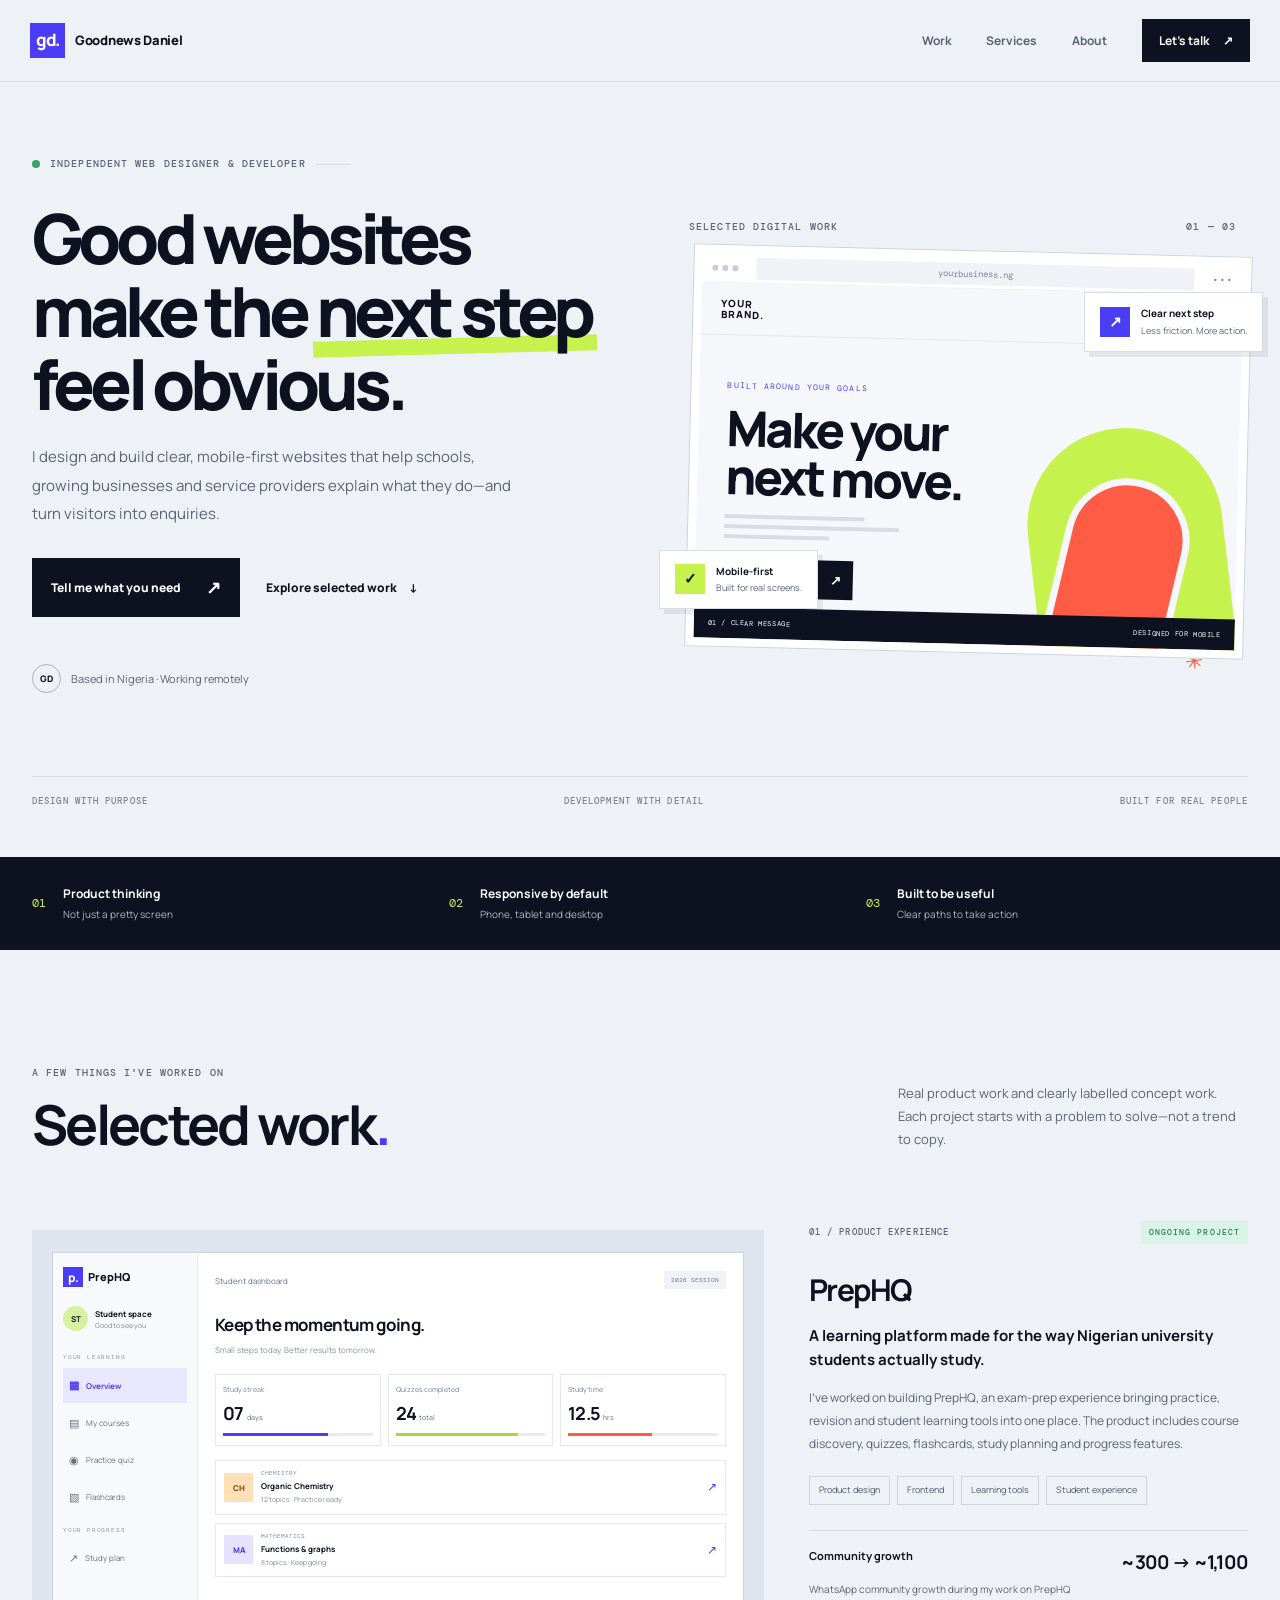
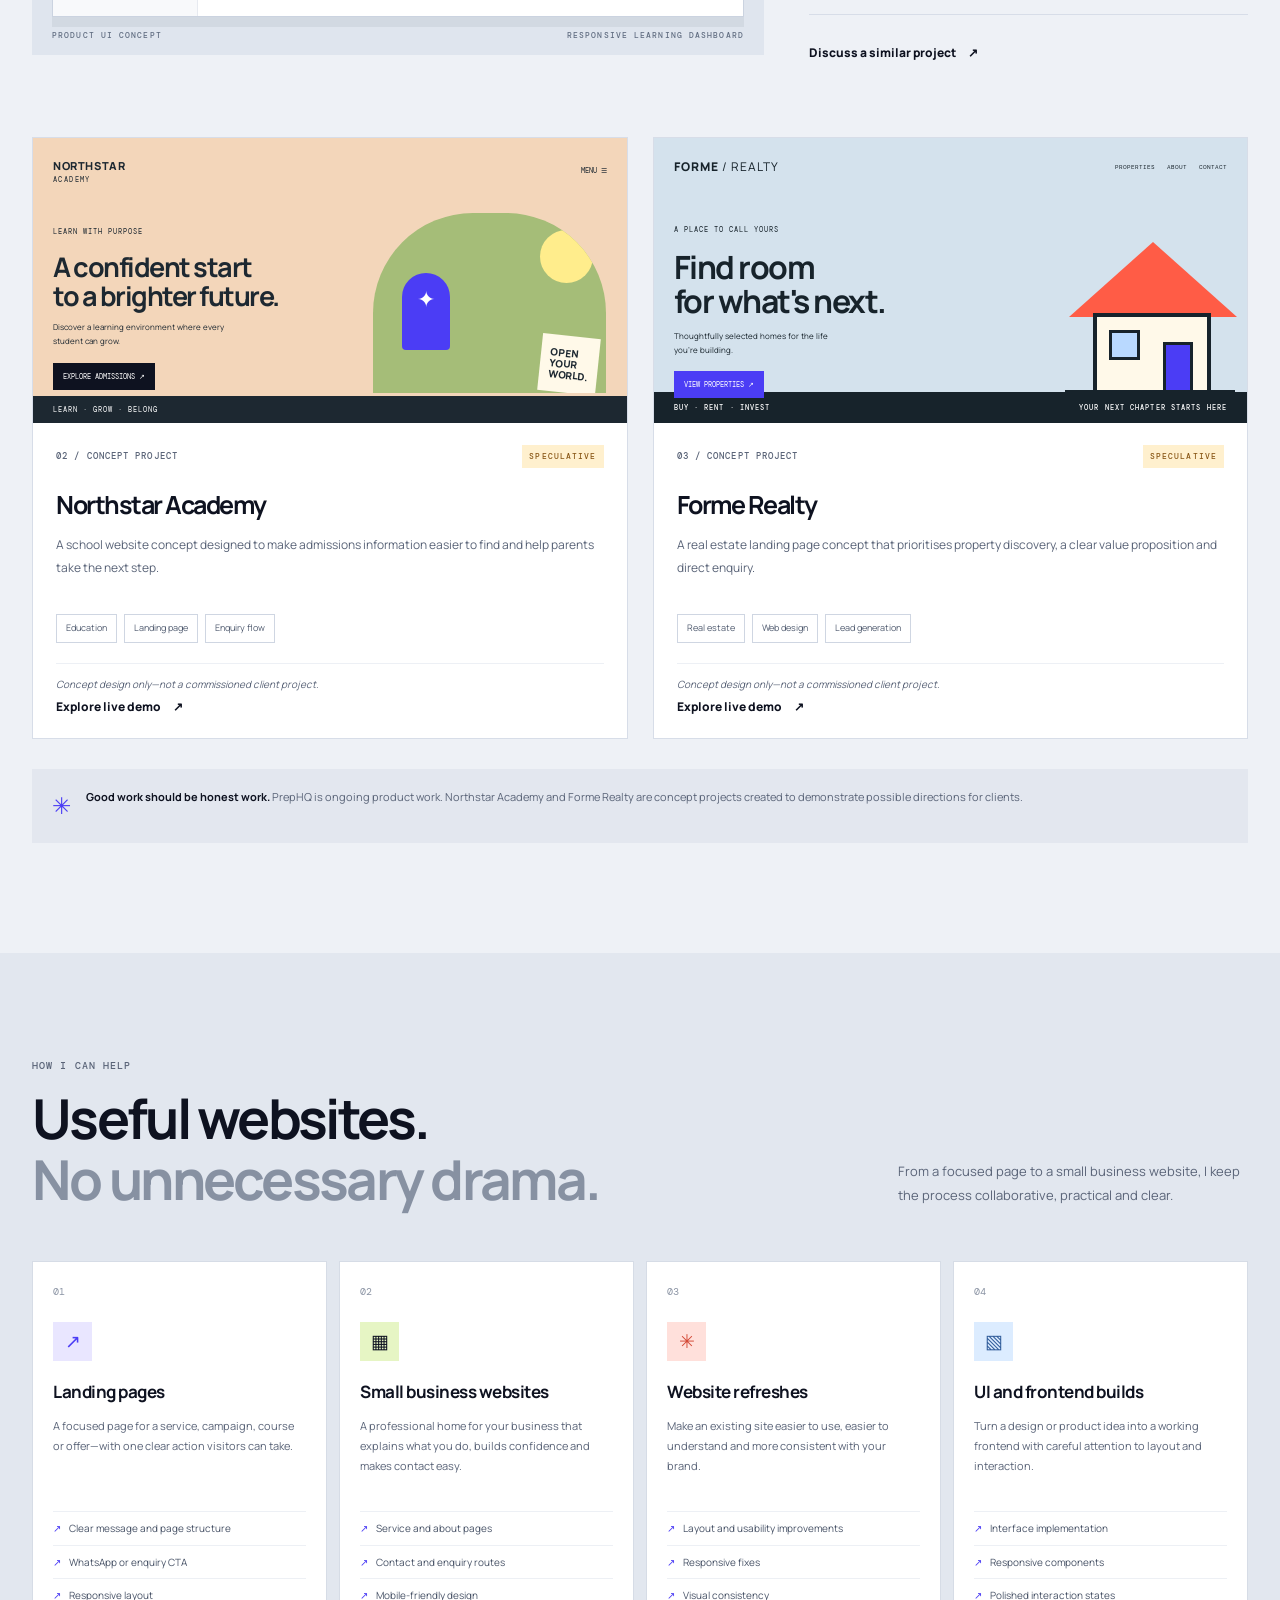
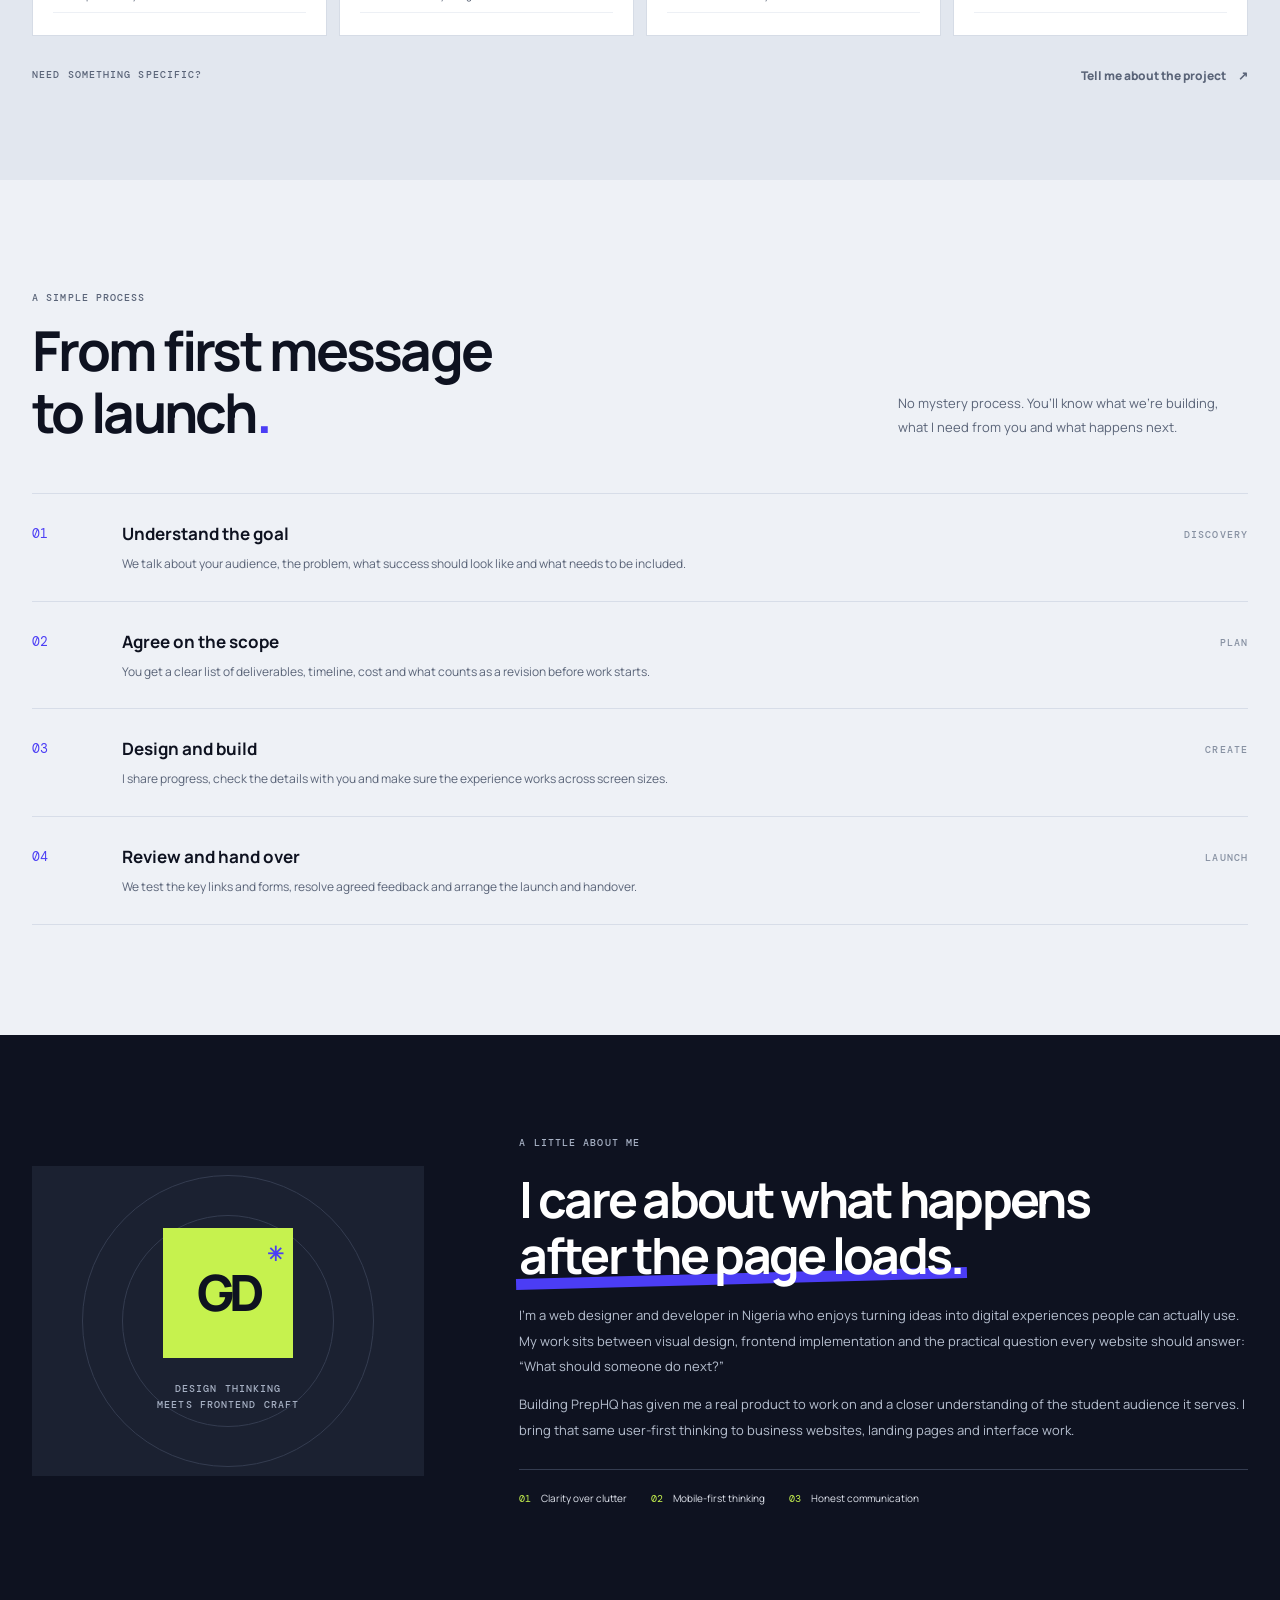
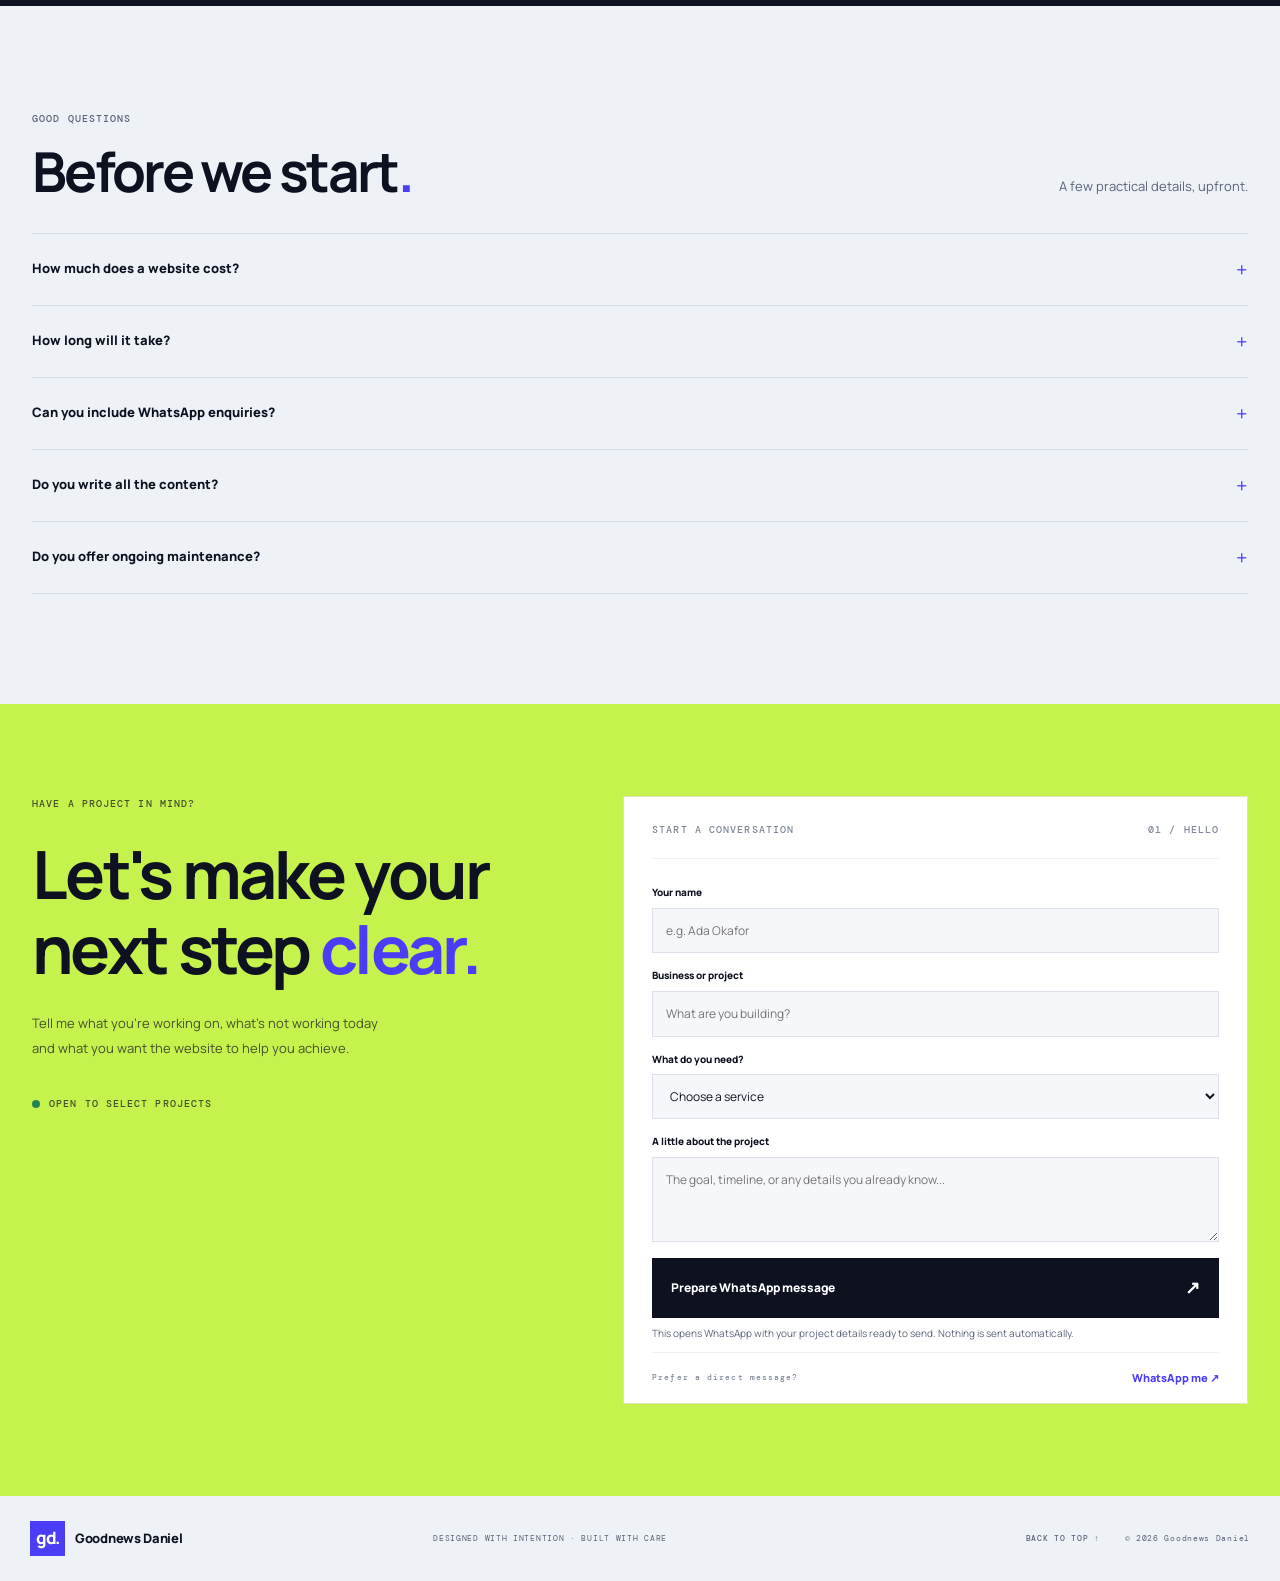
<file: index.html>
<!doctype html>
<html lang="en">
<head>
  <meta charset="utf-8" />
  <meta name="viewport" content="width=device-width, initial-scale=1" />
  <meta name="theme-color" content="#eef1f6" />
  <meta name="description" content="Mobile-first websites, landing pages and digital experiences built to help businesses turn attention into enquiries." />
  <title>Goodnews Daniel — Websites that move people to act</title>
  <link rel="preconnect" href="https://fonts.googleapis.com">
  <link rel="preconnect" href="https://fonts.gstatic.com" crossorigin>
  <link href="https://fonts.googleapis.com/css2?family=DM+Mono:wght@400;500&family=Manrope:wght@400;500;600;700;800&display=swap" rel="stylesheet">
  <link rel="stylesheet" href="styles.css" />
</head>
<body>
  <a class="skip-link" href="#main">Skip to content</a>
  <header class="site-header">
    <a class="wordmark" href="#top" aria-label="Goodnews Daniel home"><span class="mark">gd.</span><span>Goodnews Daniel</span></a>
    <nav class="desktop-nav" aria-label="Main navigation">
      <a href="#work">Work</a><a href="#services">Services</a><a href="#about">About</a>
      <a class="nav-cta" href="#contact">Let's talk <span aria-hidden="true">↗</span></a>
    </nav>
    <button class="menu-toggle" id="menuToggle" aria-expanded="false" aria-controls="mobileNav" aria-label="Open navigation"><span></span><span></span></button>
  </header>
  <nav class="mobile-nav" id="mobileNav" aria-label="Mobile navigation" hidden>
    <a href="#work">Work</a><a href="#services">Services</a><a href="#about">About</a><a href="#contact">Let's talk ↗</a>
  </nav>

  <main id="main">
    <section class="hero section-wrap" id="top">
      <div class="hero-copy">
        <div class="eyebrow"><span class="status-dot"></span> INDEPENDENT WEB DESIGNER & DEVELOPER <span class="eyebrow-line"></span></div>
        <h1>Good websites<br>make the <span class="highlight">next step</span><br>feel obvious.</h1>
        <p class="hero-intro">I design and build clear, mobile-first websites that help schools, growing businesses and service providers explain what they do—and turn visitors into enquiries.</p>
        <div class="hero-actions"><a class="button button-dark" href="#contact">Tell me what you need <span>↗</span></a><a class="text-link" href="#work">Explore selected work <span>↓</span></a></div>
        <div class="hero-footnote"><span class="mini-avatar">GD</span><span>Based in Nigeria · Working remotely</span></div>
      </div>
      <div class="hero-art" aria-label="Abstract preview of a responsive website interface">
        <div class="art-topline"><span>SELECTED DIGITAL WORK</span><span>01 — 03</span></div>
        <div class="browser-card">
          <div class="browser-bar"><div class="browser-dots"><i></i><i></i><i></i></div><div class="browser-address">yourbusiness.ng</div><span class="browser-menu">•••</span></div>
          <div class="mock-site">
            <div class="mock-nav"><span class="mock-logo">YOUR<br>BRAND.</span><span class="mock-nav-links">ABOUT&nbsp;&nbsp; SERVICES&nbsp;&nbsp; CONTACT</span><span class="mock-menu">☰</span></div>
            <div class="mock-content"><div class="mock-kicker">BUILT AROUND YOUR GOALS</div><div class="mock-heading">Make your<br>next move.</div><div class="mock-lines"><i></i><i></i><i></i></div><div class="mock-button">LET'S TALK <b>↗</b></div></div>
            <div class="mock-shape shape-one"></div><div class="mock-shape shape-two"></div>
            <div class="mock-bottom"><span>01 / CLEAR MESSAGE</span><span>DESIGNED FOR MOBILE</span></div>
          </div>
        </div>
        <div class="floating-note note-one"><span class="note-icon">↗</span><span><b>Clear next step</b><small>Less friction. More action.</small></span></div>
        <div class="floating-note note-two"><span class="note-check">✓</span><span><b>Mobile-first</b><small>Built for real screens.</small></span></div>
        <div class="art-stamp">THOUGHTFUL<br>BY DESIGN<span>✳</span></div>
      </div>
      <div class="hero-bottom"><span>DESIGN WITH PURPOSE</span><span>DEVELOPMENT WITH DETAIL</span><span>BUILT FOR REAL PEOPLE</span></div>
    </section>

    <section class="proof-strip" aria-label="Experience highlights">
      <div class="proof-item"><span class="proof-number">01</span><div><b>Product thinking</b><span>Not just a pretty screen</span></div></div>
      <div class="proof-item"><span class="proof-number">02</span><div><b>Responsive by default</b><span>Phone, tablet and desktop</span></div></div>
      <div class="proof-item"><span class="proof-number">03</span><div><b>Built to be useful</b><span>Clear paths to take action</span></div></div>
    </section>

    <section class="work-section section-wrap" id="work">
      <div class="section-heading"><div><div class="eyebrow">A FEW THINGS I'VE WORKED ON</div><h2>Selected work<span class="period">.</span></h2></div><p>Real product work and clearly labelled concept work. Each project starts with a problem to solve—not a trend to copy.</p></div>
      <article class="project project-featured">
        <div class="project-visual prephq-visual">
          <div class="project-window">
            <div class="dash-sidebar"><div class="dash-brand"><span>p.</span> PrepHQ</div><div class="dash-user"><span class="user-avatar">ST</span><span>Student space<small>Good to see you</small></span></div><div class="dash-label">YOUR LEARNING</div><div class="dash-menu active"><span>▦</span> Overview</div><div class="dash-menu"><span>▤</span> My courses</div><div class="dash-menu"><span>◉</span> Practice quiz</div><div class="dash-menu"><span>▧</span> Flashcards</div><div class="dash-label dash-lower">YOUR PROGRESS</div><div class="dash-menu"><span>↗</span> Study plan</div></div>
            <div class="dash-main"><div class="dash-top"><span>Student dashboard</span><span class="dash-pill">2026 SESSION</span></div><h3>Keep the momentum going.</h3><p>Small steps today. Better results tomorrow.</p><div class="dash-stats"><div><small>Study streak</small><b>07 <i>days</i></b><span class="stat-bar"><i style="width:70%"></i></span></div><div><small>Quizzes completed</small><b>24 <i>total</i></b><span class="stat-bar lime"><i style="width:82%"></i></span></div><div><small>Study time</small><b>12.5 <i>hrs</i></b><span class="stat-bar coral"><i style="width:56%"></i></span></div></div><div class="dash-bottom"><div class="course-card"><div class="course-icon">CH</div><div><small>CHEMISTRY</small><b>Organic Chemistry</b><span>12 topics · Practice ready</span></div><span class="course-arrow">↗</span></div><div class="course-card"><div class="course-icon purple">MA</div><div><small>MATHEMATICS</small><b>Functions & graphs</b><span>8 topics · Keep going</span></div><span class="course-arrow">↗</span></div></div></div>
          </div>
          <div class="visual-caption"><span>PRODUCT UI CONCEPT</span><span>RESPONSIVE LEARNING DASHBOARD</span></div>
        </div>
        <div class="project-info"><div class="project-meta"><span>01 / PRODUCT EXPERIENCE</span><span class="project-status">ONGOING PROJECT</span></div><h3>PrepHQ</h3><p class="project-lede">A learning platform made for the way Nigerian university students actually study.</p><p>I’ve worked on building PrepHQ, an exam-prep experience bringing practice, revision and student learning tools into one place. The product includes course discovery, quizzes, flashcards, study planning and progress features.</p><div class="tag-list"><span>Product design</span><span>Frontend</span><span>Learning tools</span><span>Student experience</span></div><div class="project-outcome"><b>Community growth</b><strong>~300 → ~1,100</strong><span>WhatsApp community growth during my work on PrepHQ</span></div><a class="text-link" href="#contact">Discuss a similar project <span>↗</span></a></div>
      </article>
      <div class="project-grid">
        <article class="project-card">
          <div class="concept-visual school-visual"><div class="concept-top"><span class="concept-logo">NORTHSTAR<span> ACADEMY</span></span><span class="concept-menu">MENU ☰</span></div><div class="school-layout"><div><span class="concept-kicker">LEARN WITH PURPOSE</span><h3>A confident start<br>to a brighter future.</h3><p>Discover a learning environment where every student can grow.</p><span class="concept-button">EXPLORE ADMISSIONS ↗</span></div><div class="school-shape"><div class="shape-sun"></div><div class="shape-person">✦</div><div class="shape-book">OPEN<br>YOUR<br>WORLD.</div></div></div><div class="concept-footer">LEARN · GROW · BELONG</div></div>
          <div class="project-card-body"><div class="project-meta"><span>02 / CONCEPT PROJECT</span><span class="concept-label">SPECULATIVE</span></div><h3>Northstar Academy</h3><p>A school website concept designed to make admissions information easier to find and help parents take the next step.</p><div class="tag-list"><span>Education</span><span>Landing page</span><span>Enquiry flow</span></div><p class="concept-disclaimer">Concept design only—not a commissioned client project.</p><a class="text-link" href="demo-projects/northstar-academy/index.html" target="_blank" rel="noopener">Explore live demo <span>↗</span></a></div>
        </article>
        <article class="project-card">
          <div class="concept-visual estate-visual"><div class="estate-nav"><span>FORME<span> / REALTY</span></span><span>PROPERTIES&nbsp;&nbsp; ABOUT&nbsp;&nbsp; CONTACT</span></div><div class="estate-content"><span class="estate-kicker">A PLACE TO CALL YOURS</span><h3>Find room<br>for what's next.</h3><p>Thoughtfully selected homes for the life you're building.</p><span class="estate-button">VIEW PROPERTIES ↗</span></div><div class="estate-house"><div class="house-roof"></div><div class="house-body"><div class="house-window"></div><div class="house-door"></div></div><div class="house-ground"></div></div><div class="estate-footer"><span>BUY · RENT · INVEST</span><span>YOUR NEXT CHAPTER STARTS HERE</span></div></div>
          <div class="project-card-body"><div class="project-meta"><span>03 / CONCEPT PROJECT</span><span class="concept-label">SPECULATIVE</span></div><h3>Forme Realty</h3><p>A real estate landing page concept that prioritises property discovery, a clear value proposition and direct enquiry.</p><div class="tag-list"><span>Real estate</span><span>Web design</span><span>Lead generation</span></div><p class="concept-disclaimer">Concept design only—not a commissioned client project.</p><a class="text-link" href="demo-projects/forme-realty/index.html" target="_blank" rel="noopener">Explore live demo <span>↗</span></a></div>
        </article>
      </div>
      <div class="work-note"><span class="note-star">✳</span><p><b>Good work should be honest work.</b> PrepHQ is ongoing product work. Northstar Academy and Forme Realty are concept projects created to demonstrate possible directions for clients.</p></div>
    </section>

    <section class="services-section" id="services"><div class="section-wrap"><div class="section-heading"><div><div class="eyebrow">HOW I CAN HELP</div><h2>Useful websites.<br><span class="muted-heading">No unnecessary drama.</span></h2></div><p>From a focused page to a small business website, I keep the process collaborative, practical and clear.</p></div><div class="services-grid">
      <article class="service-card"><div class="service-number">01</div><div class="service-icon icon-purple">↗</div><h3>Landing pages</h3><p>A focused page for a service, campaign, course or offer—with one clear action visitors can take.</p><ul><li>Clear message and page structure</li><li>WhatsApp or enquiry CTA</li><li>Responsive layout</li></ul></article>
      <article class="service-card"><div class="service-number">02</div><div class="service-icon icon-lime">▦</div><h3>Small business websites</h3><p>A professional home for your business that explains what you do, builds confidence and makes contact easy.</p><ul><li>Service and about pages</li><li>Contact and enquiry routes</li><li>Mobile-friendly design</li></ul></article>
      <article class="service-card"><div class="service-number">03</div><div class="service-icon icon-coral">✳</div><h3>Website refreshes</h3><p>Make an existing site easier to use, easier to understand and more consistent with your brand.</p><ul><li>Layout and usability improvements</li><li>Responsive fixes</li><li>Visual consistency</li></ul></article>
      <article class="service-card"><div class="service-number">04</div><div class="service-icon icon-blue">▧</div><h3>UI and frontend builds</h3><p>Turn a design or product idea into a working frontend with careful attention to layout and interaction.</p><ul><li>Interface implementation</li><li>Responsive components</li><li>Polished interaction states</li></ul></article>
    </div><div class="services-foot"><span>NEED SOMETHING SPECIFIC?</span><a class="text-link" href="#contact">Tell me about the project <span>↗</span></a></div></div></section>

    <section class="process-section section-wrap"><div class="section-heading"><div><div class="eyebrow">A SIMPLE PROCESS</div><h2>From first message<br>to launch<span class="period">.</span></h2></div><p>No mystery process. You’ll know what we’re building, what I need from you and what happens next.</p></div><div class="process-list"><div class="process-step"><span class="process-count">01</span><div><h3>Understand the goal</h3><p>We talk about your audience, the problem, what success should look like and what needs to be included.</p></div><span class="process-side">DISCOVERY</span></div><div class="process-step"><span class="process-count">02</span><div><h3>Agree on the scope</h3><p>You get a clear list of deliverables, timeline, cost and what counts as a revision before work starts.</p></div><span class="process-side">PLAN</span></div><div class="process-step"><span class="process-count">03</span><div><h3>Design and build</h3><p>I share progress, check the details with you and make sure the experience works across screen sizes.</p></div><span class="process-side">CREATE</span></div><div class="process-step"><span class="process-count">04</span><div><h3>Review and hand over</h3><p>We test the key links and forms, resolve agreed feedback and arrange the launch and handover.</p></div><span class="process-side">LAUNCH</span></div></div></section>

    <section class="about-section" id="about"><div class="section-wrap about-grid"><div class="about-mark"><div class="about-monogram">GD<span>✳</span></div><div class="about-caption">DESIGN THINKING<br>MEETS FRONTEND CRAFT</div></div><div class="about-copy"><div class="eyebrow">A LITTLE ABOUT ME</div><h2>I care about what happens <span class="highlight">after the page loads.</span></h2><p>I’m a web designer and developer in Nigeria who enjoys turning ideas into digital experiences people can actually use. My work sits between visual design, frontend implementation and the practical question every website should answer: “What should someone do next?”</p><p>Building PrepHQ has given me a real product to work on and a closer understanding of the student audience it serves. I bring that same user-first thinking to business websites, landing pages and interface work.</p><div class="about-values"><span><b>01</b> Clarity over clutter</span><span><b>02</b> Mobile-first thinking</span><span><b>03</b> Honest communication</span></div></div></div></section>

    <section class="faq-section section-wrap"><div class="section-heading"><div><div class="eyebrow">GOOD QUESTIONS</div><h2>Before we start<span class="period">.</span></h2></div><p>A few practical details, upfront.</p></div><div class="faq-list"><details><summary>How much does a website cost?<span>+</span></summary><p>It depends on the scope, number of pages, content and functionality. After a short conversation, I’ll suggest a realistic scope and quote before work begins.</p></details><details><summary>How long will it take?<span>+</span></summary><p>A focused landing page usually takes less time than a multi-page website. The timeline depends on scope and how quickly content and feedback are provided; I’ll agree a schedule with you first.</p></details><details><summary>Can you include WhatsApp enquiries?<span>+</span></summary><p>Yes. For suitable projects, I can make it easy for visitors to start a WhatsApp conversation or use a clear enquiry form.</p></details><details><summary>Do you write all the content?<span>+</span></summary><p>I can help organise and refine your messaging. We’ll agree whether copywriting, photography, branding and other assets are included in the project scope.</p></details><details><summary>Do you offer ongoing maintenance?<span>+</span></summary><p>We can discuss support and updates separately. Hosting, domain registration and ongoing maintenance should be clearly agreed rather than assumed to be included.</p></details></div></section>

    <section class="contact-section" id="contact"><div class="section-wrap contact-grid"><div><div class="eyebrow">HAVE A PROJECT IN MIND?</div><h2>Let's make your<br>next step <span>clear.</span></h2><p>Tell me what you’re working on, what’s not working today and what you want the website to help you achieve.</p><div class="contact-availability"><span class="status-dot"></span> OPEN TO SELECT PROJECTS</div></div><div class="contact-panel"><div class="contact-panel-top"><span>START A CONVERSATION</span><span>01 / HELLO</span></div><form id="contactForm">
        <label for="name">Your name</label><input id="name" name="name" placeholder="e.g. Ada Okafor" required />
        <label for="business">Business or project</label><input id="business" name="business" placeholder="What are you building?" required />
        <label for="need">What do you need?</label><select id="need" name="need" required><option value="" disabled selected>Choose a service</option><option>Landing page</option><option>Small business website</option><option>Website refresh</option><option>UI / frontend build</option><option>Not sure yet</option></select>
        <label for="details">A little about the project</label><textarea id="details" name="details" rows="3" placeholder="The goal, timeline, or any details you already know..."></textarea>
        <button class="button button-dark submit-button" type="submit">Prepare WhatsApp message <span>↗</span></button><p class="form-note">This opens WhatsApp with your project details ready to send. Nothing is sent automatically.</p><p class="form-error" id="formError" role="alert" hidden></p>
      </form><div class="contact-direct"><span>Prefer a direct message?</span><a href="#contact" id="directContact">WhatsApp me ↗</a></div></div></div></section>
  </main>
  <footer class="site-footer"><a class="wordmark" href="#top"><span class="mark">gd.</span><span>Goodnews Daniel</span></a><span>DESIGNED WITH INTENTION · BUILT WITH CARE</span><a href="#top" class="back-top">BACK TO TOP ↑</a><span class="copyright">© <span id="year"></span> Goodnews Daniel</span></footer>
  <script src="script.js"></script>
</body>
</html>
</file>
<file: styles.css>
:root{--paper:#eef1f6;--ink:#0e1220;--muted:#5a6478;--white:#fff;--line:#d7dde8;--purple:#4b3df5;--lime:#c6f24e;--coral:#ff5c46;--blue:#b9d9ff;--radius:5px;--max:1220px}*{box-sizing:border-box}html{scroll-behavior:smooth;scroll-padding-top:90px}body{margin:0;background:var(--paper);color:var(--ink);font-family:Manrope,Arial,sans-serif;font-size:15px;line-height:1.65;-webkit-font-smoothing:antialiased}a{color:inherit;text-decoration:none}button,input,select,textarea{font:inherit}.skip-link{position:absolute;top:-50px;left:16px;background:var(--ink);color:white;padding:10px;z-index:100}.skip-link:focus{top:12px}.site-header{height:82px;padding:0 max(24px,calc((100vw - var(--max))/2));display:flex;align-items:center;justify-content:space-between;border-bottom:1px solid var(--line);background:rgba(238,241,246,.96);position:sticky;top:0;z-index:30}.wordmark{display:inline-flex;align-items:center;gap:10px;font-size:13px;font-weight:800;letter-spacing:-.3px}.mark{display:grid;place-items:center;width:35px;height:35px;background:var(--purple);color:white;font-size:17px;letter-spacing:-1.5px}.desktop-nav{display:flex;align-items:center;gap:35px;font-size:12px;font-weight:700}.desktop-nav a:not(.nav-cta){color:var(--muted)}.desktop-nav a:hover,.text-link:hover{color:var(--purple)}.nav-cta{background:var(--ink);color:white;padding:12px 17px}.nav-cta span{margin-left:12px}.menu-toggle,.mobile-nav{display:none}.section-wrap{width:min(var(--max),calc(100% - 64px));margin-inline:auto}.hero{min-height:640px;display:grid;grid-template-columns:1fr 1fr;gap:48px;align-items:center;padding-top:74px;padding-bottom:48px;position:relative}.hero-copy{padding-bottom:35px}.eyebrow,.art-topline,.hero-bottom,.visual-caption,.project-meta,.concept-label,.process-side,.contact-panel-top,.contact-availability,.services-foot>span,.about-caption,.estate-footer,.contact-direct>span{font-family:'DM Mono',monospace;font-size:10px;letter-spacing:1.1px;font-weight:500}.eyebrow{display:flex;align-items:center;gap:10px;color:var(--muted)}.status-dot{width:8px;height:8px;border-radius:50%;background:#34a56b;display:inline-block;flex-shrink:0}.eyebrow-line{height:1px;width:35px;background:var(--line)}h1,h2,h3,p{margin-top:0}h1{font-size:clamp(46px,5.4vw,76px);line-height:1.06;letter-spacing:-4.8px;font-weight:800;margin:28px 0 23px} .highlight{position:relative;z-index:0;white-space:nowrap}.highlight:after{content:"";position:absolute;left:-3px;right:-5px;bottom:4px;height:16px;background:var(--lime);z-index:-1;transform:rotate(-1.5deg)}.hero-intro{max-width:490px;color:var(--muted);font-size:15px;line-height:1.9}.hero-actions{display:flex;align-items:center;gap:26px;flex-wrap:wrap;margin-top:29px}.button{display:inline-flex;align-items:center;justify-content:space-between;gap:25px;border:0;padding:15px 19px;font-size:12px;font-weight:800;cursor:pointer;min-height:50px}.button-dark{background:var(--ink);color:white}.button-dark:hover{background:var(--purple)}.button span{font-size:18px}.text-link{font-size:12px;font-weight:800;display:inline-flex;gap:12px;align-items:center}.hero-footnote{display:flex;align-items:center;gap:10px;color:var(--muted);font-size:11px;margin-top:47px}.mini-avatar{display:grid;place-items:center;width:29px;height:29px;border:1px solid #a9b2c3;border-radius:50%;font-size:9px;font-weight:800;color:var(--ink)}.hero-art{position:relative;min-height:480px;padding:20px 0 32px 25px}.art-topline{display:flex;justify-content:space-between;color:var(--muted);margin:0 12px 14px 0}.browser-card{background:white;border:1px solid #cbd2df;padding:8px;transform:rotate(1.4deg);position:relative;z-index:1}.browser-bar{height:30px;display:flex;align-items:center;gap:18px;padding:0 10px;border-bottom:1px solid #edf0f5}.browser-dots{display:flex;gap:4px}.browser-dots i{width:6px;height:6px;border-radius:50%;background:#c6ccda}.browser-address{background:#f0f2f7;border-radius:2px;text-align:center;color:#7d8798;font:9px 'DM Mono',monospace;flex:1;padding:5px}.browser-menu{font-size:10px;color:#7d8798}.mock-site{height:355px;background:#f6f7fa;position:relative;overflow:hidden}.mock-nav{height:52px;border-bottom:1px solid #e3e7ef;display:flex;justify-content:space-between;align-items:center;padding:0 20px;position:relative;z-index:2}.mock-logo{font-size:10px;line-height:1.05;font-weight:800;letter-spacing:1px}.mock-nav-links{font:8px 'DM Mono',monospace;color:#697387}.mock-menu{display:none}.mock-content{position:relative;z-index:2;padding:45px 0 0 28px}.mock-kicker{font:8px 'DM Mono',monospace;letter-spacing:1.1px;color:var(--purple)}.mock-heading{font-size:49px;line-height:.98;font-weight:800;letter-spacing:-3px;margin:14px 0}.mock-lines i{display:block;height:4px;background:#d8dce5;width:140px;margin:6px 0}.mock-lines i:nth-child(2){width:175px}.mock-lines i:nth-child(3){width:105px}.mock-button{margin-top:20px;width:130px;background:var(--ink);color:white;font:8px 'DM Mono',monospace;padding:11px 12px;display:flex;justify-content:space-between}.mock-button b{font-size:13px}.mock-shape{position:absolute}.shape-one{width:195px;height:235px;right:12px;bottom:-15px;background:var(--lime);border-radius:100px 100px 0 0;transform:rotate(-8deg)}.shape-two{width:125px;height:170px;right:52px;bottom:0;background:var(--coral);border-radius:70px 70px 0 0;transform:rotate(12deg);border:7px solid #f6f7fa}.mock-bottom{position:absolute;bottom:0;left:0;right:0;z-index:3;background:var(--ink);color:white;display:flex;justify-content:space-between;padding:11px 14px;font:7px 'DM Mono',monospace;letter-spacing:.6px}.floating-note{position:absolute;z-index:4;display:flex;align-items:center;gap:11px;padding:12px 15px;background:white;border:1px solid var(--line);box-shadow:5px 5px 0 rgba(14,18,32,.08)}.floating-note b,.floating-note small{display:block}.floating-note b{font-size:10px}.floating-note small{font-size:9px;color:var(--muted);margin-top:2px}.note-icon,.note-check{display:grid;place-items:center;width:30px;height:30px;background:var(--purple);color:white;font-weight:800}.note-check{background:var(--lime);color:var(--ink)}.note-one{top:93px;right:-15px}.note-two{bottom:76px;left:-5px}.art-stamp{position:absolute;bottom:9px;right:5px;font:9px/1.6 'DM Mono',monospace;letter-spacing:1px;color:var(--muted);transform:rotate(-8deg)}.art-stamp span{display:block;font-size:22px;color:var(--coral)}.hero-bottom{grid-column:1/-1;display:flex;justify-content:space-between;border-top:1px solid var(--line);padding-top:17px;color:#7a8495;font-size:9px}.proof-strip{display:grid;grid-template-columns:repeat(3,1fr);background:var(--ink);color:white;padding:27px max(32px,calc((100vw - var(--max))/2));gap:35px}.proof-item{display:flex;align-items:center;gap:17px}.proof-number{color:var(--lime);font:12px 'DM Mono',monospace}.proof-item b,.proof-item span:last-child{display:block}.proof-item b{font-size:12px}.proof-item div span{font-size:10px;color:#aeb6c7;margin-top:2px}.work-section{padding-top:115px;padding-bottom:110px}.section-heading{display:flex;justify-content:space-between;align-items:end;gap:35px;margin-bottom:50px}.section-heading h2,.about-copy h2,.contact-section h2{font-size:clamp(36px,4.3vw,57px);line-height:1.12;letter-spacing:-2.7px;margin:13px 0 0}.section-heading>p{max-width:350px;color:var(--muted);font-size:13px;line-height:1.8;margin-bottom:4px}.period{color:var(--purple)}.project-featured{display:grid;grid-template-columns:1.25fr .75fr;gap:45px;align-items:center;margin-bottom:58px}.project-visual{min-width:0}.prephq-visual{background:#dfe5ee;padding:22px 20px 0;position:relative;overflow:hidden}.project-window{display:grid;grid-template-columns:145px 1fr;min-height:365px;background:white;border:1px solid #cbd3e0;box-shadow:0 10px 0 rgba(14,18,32,.06);font-size:8px}.dash-sidebar{background:#f8f9fb;border-right:1px solid #e7eaf0;padding:14px 10px}.dash-brand{font-size:11px;font-weight:800;display:flex;align-items:center;gap:5px;margin-bottom:19px}.dash-brand>span{display:grid;place-items:center;background:var(--purple);color:white;width:20px;height:20px;font-size:12px}.dash-user{display:flex;gap:7px;align-items:center;font-weight:700;font-size:8px;margin-bottom:22px}.user-avatar{width:25px;height:25px;border-radius:50%;display:grid;place-items:center;background:#d6f2a0;font-size:8px}.dash-user small{display:block;color:#81899a;font-size:7px;font-weight:400}.dash-label{font:6px 'DM Mono',monospace;letter-spacing:.8px;color:#8992a3;margin:12px 0 7px}.dash-menu{padding:8px 6px;color:#667185;display:flex;gap:7px;align-items:center;margin-bottom:3px}.dash-menu span{font-size:11px}.dash-menu.active{background:#e9e7ff;color:var(--purple);font-weight:700}.dash-main{padding:18px 17px}.dash-top{display:flex;justify-content:space-between;align-items:center;color:#687386;font-size:8px}.dash-pill{font:6px 'DM Mono',monospace;padding:5px 7px;background:#f0f2f7}.dash-main h3{font-size:17px;letter-spacing:-.6px;margin:22px 0 4px}.dash-main>p{font-size:8px;color:#8790a1;margin-bottom:17px}.dash-stats{display:grid;grid-template-columns:repeat(3,1fr);gap:7px}.dash-stats>div{border:1px solid #e5e8ef;padding:9px 7px}.dash-stats small{display:block;color:#7a8496;font-size:7px}.dash-stats b{display:block;font-size:18px;letter-spacing:-.8px;margin:4px 0}.dash-stats b i{font-size:7px;color:#7a8496;font-style:normal;font-weight:500;letter-spacing:0}.stat-bar{height:3px;display:block;background:#e9eaf0}.stat-bar i{display:block;height:100%;background:var(--purple)}.stat-bar.lime i{background:#a8d83e}.stat-bar.coral i{background:var(--coral)}.dash-bottom{display:grid;gap:8px;margin-top:14px}.course-card{display:flex;align-items:center;gap:8px;border:1px solid #e5e8ef;padding:8px}.course-icon{width:29px;height:29px;background:#ffe0b6;display:grid;place-items:center;font-weight:800;color:#7c4c14;font-size:8px}.course-icon.purple{background:#e6e2ff;color:var(--purple)}.course-card>div:nth-child(2){flex:1}.course-card small,.course-card b,.course-card span{display:block}.course-card small{font:6px 'DM Mono',monospace;color:#81899a}.course-card b{font-size:8px;margin:2px 0}.course-card div span{font-size:7px;color:#81899a}.course-arrow{font-size:12px;color:var(--purple)}.visual-caption{display:flex;justify-content:space-between;padding:12px 0;color:#626e82;font-size:8px}.project-info{padding:15px 0}.project-meta{display:flex;justify-content:space-between;align-items:center;color:var(--muted);font-size:9px;gap:12px}.project-status{color:#287a51;background:#d9f4e4;padding:5px 8px;font-size:8px}.project-info h3,.project-card-body h3{font-size:30px;letter-spacing:-1.5px;margin:21px 0 10px}.project-info p,.project-card-body>p{color:var(--muted);font-size:12px;line-height:1.9}.project-info .project-lede{font-size:15px;color:var(--ink);font-weight:700;line-height:1.6}.tag-list{display:flex;flex-wrap:wrap;gap:7px;margin:20px 0}.tag-list span{padding:6px 9px;border:1px solid #cfd6e2;color:#515c70;font-size:9px}.project-outcome{border-top:1px solid var(--line);border-bottom:1px solid var(--line);padding:16px 0;margin:25px 0;display:grid;grid-template-columns:1fr auto;gap:3px 15px}.project-outcome b{font-size:11px}.project-outcome strong{font-size:19px;letter-spacing:-.8px}.project-outcome span{grid-column:1/-1;color:var(--muted);font-size:10px}.project-grid{display:grid;grid-template-columns:1fr 1fr;gap:25px}.project-card{background:white;border:1px solid var(--line)}.concept-visual{height:285px;overflow:hidden;position:relative}.school-visual{background:#f3d6ba;padding:19px 20px;color:#1d2831}.concept-top,.estate-nav{display:flex;justify-content:space-between;align-items:center;font-size:8px;position:relative;z-index:2}.concept-logo{font-size:11px;font-weight:800;letter-spacing:.6px}.concept-logo span{display:block;font:7px 'DM Mono',monospace;letter-spacing:1.4px}.concept-menu{font:7px 'DM Mono',monospace}.school-layout{display:grid;grid-template-columns:1.15fr .85fr;gap:5px;align-items:center;margin-top:29px}.concept-kicker,.estate-kicker{font:7px 'DM Mono',monospace;letter-spacing:1px}.school-layout h3,.estate-content h3{font-size:27px;line-height:1.08;letter-spacing:-1.5px;margin:10px 0}.school-layout p,.estate-content p{font-size:8px;line-height:1.7;max-width:190px}.concept-button,.estate-button{display:inline-block;background:var(--ink);color:white;padding:9px 10px;font:7px 'DM Mono',monospace;margin-top:7px}.school-shape{height:180px;position:relative;background:#a5bd78;overflow:hidden;border-radius:100px 100px 0 0}.shape-sun{position:absolute;width:53px;height:53px;border-radius:50%;background:#ffed8c;right:13px;top:17px}.shape-person{position:absolute;bottom:43px;left:29px;width:48px;height:77px;border-radius:30px 30px 5px 5px;background:#4b3df5;color:white;text-align:center;padding-top:8px;font-size:22px}.shape-book{position:absolute;bottom:0;right:8px;background:#fff9e9;padding:12px 9px;font-size:10px;line-height:1.1;font-weight:800;transform:rotate(6deg)}.concept-footer{position:absolute;bottom:0;left:0;right:0;padding:9px 20px;background:#1d2831;color:white;font:7px 'DM Mono',monospace;letter-spacing:1px}.estate-visual{background:#d4e2ed;padding:19px 20px;color:#17232b}.estate-nav{font-weight:800}.estate-nav>span:first-child{font-size:12px;letter-spacing:1px}.estate-nav>span:first-child span{font-weight:400}.estate-nav>span:last-child{font:6px 'DM Mono',monospace}.estate-content{position:relative;z-index:2;margin-top:38px}.estate-content h3{font-size:32px}.estate-content p{max-width:175px}.estate-button{background:#4b3df5}.estate-house{position:absolute;right:12px;bottom:26px;width:170px;height:170px}.house-roof{position:absolute;top:15px;left:4px;width:0;height:0;border-left:84px solid transparent;border-right:84px solid transparent;border-bottom:75px solid #ff5c46}.house-body{position:absolute;top:86px;left:28px;width:118px;height:84px;background:#fff9e9;border:4px solid #17232b}.house-window{position:absolute;top:13px;left:12px;width:31px;height:30px;background:#b9d9ff;border:3px solid #17232b}.house-door{position:absolute;bottom:0;right:14px;width:30px;height:51px;background:#4b3df5;border:3px solid #17232b}.house-ground{position:absolute;bottom:0;left:0;width:170px;height:7px;background:#17232b}.estate-footer{position:absolute;bottom:0;left:0;right:0;display:flex;justify-content:space-between;background:#17232b;color:white;padding:10px 20px;font-size:7px}.project-card-body{padding:22px 23px 20px}.project-card-body h3{font-size:25px;margin:16px 0 8px}.project-card-body>p{min-height:60px}.concept-label{color:#8a5817;background:#fff0ce;padding:5px 7px;font-size:8px}.project-card-body .concept-disclaimer{min-height:0;border-top:1px solid #edf0f5;padding-top:11px;margin:13px 0 0;font-size:10px;font-style:italic}.work-note{display:flex;align-items:start;gap:15px;margin-top:30px;padding:18px 20px;background:#e3e7ef}.note-star{font-size:23px;color:var(--purple)}.work-note p{margin:0;color:var(--muted);font-size:11px;line-height:1.8}.work-note b{color:var(--ink)}.services-section{background:#e2e7ef;padding:105px 0 95px}.muted-heading{color:#8791a2}.services-grid{display:grid;grid-template-columns:repeat(4,1fr);gap:12px}.service-card{background:white;padding:23px 20px 22px;min-height:300px;position:relative;border:1px solid #d6dce6}.service-number{font:10px 'DM Mono',monospace;color:#8b94a4}.service-icon{width:39px;height:39px;display:grid;place-items:center;font-size:19px;margin:24px 0 17px}.icon-purple{background:#e9e6ff;color:var(--purple)}.icon-lime{background:#e6f5c4}.icon-coral{background:#ffe0db;color:#d34835}.icon-blue{background:#dcecff;color:#315d9b}.service-card h3{font-size:17px;letter-spacing:-.5px;margin-bottom:10px}.service-card p{font-size:11px;line-height:1.8;color:var(--muted);min-height:78px}.service-card ul{list-style:none;padding:0;margin:17px 0 0;border-top:1px solid #edf0f5}.service-card li{font-size:10px;color:#485367;padding:8px 0;border-bottom:1px solid #edf0f5}.service-card li:before{content:'↗';color:var(--purple);margin-right:8px}.services-foot{display:flex;align-items:center;justify-content:space-between;margin-top:30px;color:var(--muted)}.process-section{padding-top:110px;padding-bottom:110px}.process-list{border-top:1px solid var(--line)}.process-step{display:grid;grid-template-columns:70px 1fr 130px;align-items:start;gap:20px;padding:26px 0;border-bottom:1px solid var(--line)}.process-count{font:13px 'DM Mono',monospace;color:var(--purple);padding-top:5px}.process-step h3{font-size:17px;margin-bottom:5px}.process-step p{color:var(--muted);font-size:12px;max-width:590px;margin-bottom:0;line-height:1.8}.process-side{text-align:right;color:#8791a2;padding-top:7px}.about-section{background:var(--ink);color:white;padding:100px 0}.about-grid{display:grid;grid-template-columns:.7fr 1.3fr;gap:95px;align-items:center}.about-mark{min-height:310px;background:#1b2131;display:flex;flex-direction:column;align-items:center;justify-content:center;position:relative;overflow:hidden}.about-mark:before,.about-mark:after{content:"";position:absolute;border:1px solid #343c50;border-radius:50%;width:290px;height:290px}.about-mark:after{width:210px;height:210px}.about-monogram{width:130px;height:130px;display:grid;place-items:center;background:var(--lime);color:var(--ink);font-size:50px;letter-spacing:-5px;font-weight:800;position:relative;z-index:1}.about-monogram span{font-size:20px;position:absolute;right:14px;top:9px;color:var(--purple)}.about-caption{color:#a6b0c3;margin-top:23px;text-align:center;position:relative;z-index:1}.about-copy .eyebrow{color:#a7b1c4}.about-copy h2{font-size:clamp(34px,4vw,50px);margin:20px 0}.about-copy .highlight:after{background:var(--purple);height:11px;bottom:5px}.about-copy>p{color:#b7c0d0;font-size:13px;line-height:1.95}.about-values{display:flex;flex-wrap:wrap;gap:18px 24px;margin-top:26px;padding-top:20px;border-top:1px solid #343c50}.about-values span{font-size:10px;color:#e0e4ed}.about-values b{color:var(--lime);font:10px 'DM Mono',monospace;margin-right:8px}.faq-section{padding-top:105px;padding-bottom:110px}.faq-section .section-heading{margin-bottom:30px}.faq-list{border-top:1px solid var(--line)}details{border-bottom:1px solid var(--line)}summary{list-style:none;cursor:pointer;display:flex;justify-content:space-between;gap:20px;align-items:center;padding:19px 0;font-weight:800;font-size:13px}summary::-webkit-details-marker{display:none}summary span{font-size:20px;color:var(--purple);font-weight:400;transition:transform .2s}details[open] summary span{transform:rotate(45deg)}details p{max-width:760px;color:var(--muted);font-size:12px;line-height:1.9;padding:0 35px 17px 0;margin:0}.contact-section{background:var(--lime);padding:92px 0}.contact-grid{display:grid;grid-template-columns:.9fr 1.1fr;gap:80px;align-items:start}.contact-section .eyebrow{color:#455128}.contact-section h2{font-size:clamp(43px,5.2vw,68px);margin:25px 0}.contact-section h2 span{color:var(--purple)}.contact-grid>div:first-child>p{max-width:370px;color:#43502a;font-size:13px;line-height:1.9}.contact-availability{display:flex;align-items:center;gap:9px;margin-top:35px;color:#43502a}.contact-availability .status-dot{background:#268451}.contact-panel{background:white;padding:25px 28px 0;border:1px solid #dce6b8}.contact-panel-top{display:flex;justify-content:space-between;color:#7d8798;padding-bottom:20px;border-bottom:1px solid #edf0f5}.contact-panel form{display:grid;grid-template-columns:1fr;gap:7px;padding-top:18px}.contact-panel label{font-size:10px;font-weight:800;margin-top:7px}.contact-panel input,.contact-panel select,.contact-panel textarea{width:100%;background:#f6f7fa;border:1px solid #dce1ea;padding:12px 13px;border-radius:0;color:var(--ink);font-size:12px;outline:none}.contact-panel input:focus,.contact-panel select:focus,.contact-panel textarea:focus{border-color:var(--purple);box-shadow:0 0 0 2px #4b3df51c}.contact-panel textarea{resize:vertical}.submit-button{margin-top:9px;width:100%}.form-note,.form-error{font-size:10px;color:var(--muted);line-height:1.7;margin:0 0 10px}.form-error{color:#b42318}.contact-direct{display:flex;justify-content:space-between;gap:12px;align-items:center;border-top:1px solid #edf0f5;padding:16px 0;font-size:11px}.contact-direct>span{color:#7d8798;font-size:8px}.contact-direct a{font-weight:800;color:var(--purple)}.site-footer{display:grid;grid-template-columns:1fr 1.5fr auto auto;align-items:center;gap:25px;padding:25px max(24px,calc((100vw - var(--max))/2));background:var(--paper)}.site-footer>span:nth-child(2),.back-top,.copyright{font:8px 'DM Mono',monospace;letter-spacing:.7px;color:var(--muted)}.back-top{font-weight:500}.copyright{white-space:nowrap}
@media(max-width:1000px){.hero{gap:20px}.hero-art{padding-left:0}.note-one{right:-5px}.project-featured{gap:28px;grid-template-columns:1.1fr .9fr}.project-window{grid-template-columns:120px 1fr}.dash-sidebar{padding:12px 7px}.dash-main{padding:14px 10px}.services-grid{grid-template-columns:repeat(2,1fr)}.service-card{min-height:270px}.contact-grid{gap:40px}.about-grid{gap:50px}}
@media(max-width:700px){html{scroll-padding-top:70px}.site-header{height:68px;padding:0 20px}.desktop-nav{display:none}.menu-toggle{display:flex;width:40px;height:40px;border:1px solid var(--line);background:transparent;flex-direction:column;align-items:center;justify-content:center;gap:5px;cursor:pointer}.menu-toggle span{display:block;width:17px;height:2px;background:var(--ink)}.mobile-nav:not([hidden]){display:flex;position:fixed;top:68px;left:0;right:0;z-index:29;background:var(--paper);border-bottom:1px solid var(--line);padding:14px 22px 20px;flex-direction:column;gap:0}.mobile-nav a{padding:13px 0;border-bottom:1px solid var(--line);font-size:13px;font-weight:700}.section-wrap{width:calc(100% - 40px)}.hero{display:flex;flex-direction:column;align-items:stretch;padding-top:52px;padding-bottom:30px;gap:12px;min-height:0}.hero-copy{padding-bottom:0}.eyebrow{font-size:8px;letter-spacing:.7px;gap:7px}.eyebrow-line{width:15px}h1{font-size:clamp(45px,12vw,65px);letter-spacing:-3.4px;margin:23px 0 18px}.hero-intro{font-size:13px;line-height:1.85}.hero-actions{gap:17px;margin-top:23px}.button{padding:13px 15px;font-size:11px}.text-link{font-size:11px}.hero-footnote{margin-top:28px}.hero-art{min-height:390px;padding:15px 3px 28px 0;margin-top:8px}.mock-site{height:290px}.mock-content{padding:35px 0 0 20px}.mock-heading{font-size:40px}.shape-one{width:145px;height:180px;right:5px}.shape-two{width:98px;height:135px;right:35px}.mock-nav{padding:0 13px}.mock-nav-links{display:none}.mock-menu{display:block;font-size:15px}.note-one{top:75px;right:-4px}.note-two{bottom:55px;left:-4px}.floating-note{padding:9px 11px}.floating-note b{font-size:9px}.floating-note small{font-size:8px}.art-stamp{right:0}.hero-bottom{gap:10px;font-size:7px;line-height:1.5}.proof-strip{grid-template-columns:1fr;gap:18px;padding:25px 23px}.proof-item{gap:13px}.work-section,.process-section,.faq-section{padding-top:70px;padding-bottom:70px}.section-heading{display:block;margin-bottom:30px}.section-heading h2,.about-copy h2{font-size:40px;letter-spacing:-2px}.section-heading>p{font-size:12px;margin-top:16px}.project-featured{grid-template-columns:1fr;gap:22px;margin-bottom:38px}.prephq-visual{padding:13px 10px 0}.project-window{grid-template-columns:88px 1fr;min-height:285px}.dash-sidebar{padding:10px 5px}.dash-brand{font-size:9px;margin-bottom:13px}.dash-brand>span{width:16px;height:16px}.dash-user{font-size:7px;gap:4px;margin-bottom:15px}.user-avatar{width:20px;height:20px}.dash-label{font-size:5px;letter-spacing:.4px}.dash-menu{font-size:7px;padding:7px 3px;gap:4px}.dash-menu span{font-size:9px}.dash-main{padding:12px 8px}.dash-top{font-size:7px}.dash-pill{font-size:5px}.dash-main h3{font-size:13px;margin:16px 0 4px}.dash-main>p{font-size:7px;margin-bottom:12px}.dash-stats{gap:4px}.dash-stats>div{padding:7px 4px}.dash-stats small{font-size:6px}.dash-stats b{font-size:14px}.dash-stats b i{font-size:6px}.course-card{gap:5px;padding:6px}.course-icon{width:22px;height:22px}.course-card b{font-size:7px}.course-card small,.course-card div span{font-size:5px}.visual-caption{font-size:6px}.project-info h3{font-size:27px;margin-top:16px}.project-info p{font-size:12px}.project-grid{grid-template-columns:1fr;gap:20px}.concept-visual{height:270px}.project-card-body{padding:20px}.project-card-body>p{min-height:0}.work-note{padding:14px;gap:10px}.work-note p{font-size:10px}.services-section{padding:70px 0}.services-grid{grid-template-columns:1fr;gap:10px}.service-card{min-height:0;padding:21px}.service-icon{margin:18px 0 13px}.service-card p{min-height:0}.service-card ul{margin-top:13px}.services-foot{align-items:flex-start;gap:12px;flex-direction:column}.process-step{grid-template-columns:35px 1fr;gap:12px;padding:21px 0}.process-side{grid-column:2;text-align:left;padding-top:0;font-size:8px}.process-step h3{font-size:15px}.process-step p{font-size:11px}.about-section{padding:70px 0}.about-grid{grid-template-columns:1fr;gap:34px}.about-mark{min-height:240px}.about-monogram{width:105px;height:105px;font-size:42px}.about-copy h2{font-size:36px}.about-copy>p{font-size:12px}.about-values{gap:12px 17px}.about-values span{font-size:9px}.faq-section .section-heading{margin-bottom:22px}summary{font-size:12px;padding:17px 0}.contact-section{padding:70px 0}.contact-grid{grid-template-columns:1fr;gap:30px}.contact-section h2{font-size:51px;letter-spacing:-2.8px;margin:20px 0}.contact-grid>div:first-child>p{font-size:12px}.contact-availability{margin-top:22px}.contact-panel{padding:20px 17px 0}.contact-panel-top{font-size:8px}.site-footer{grid-template-columns:1fr auto;gap:17px;padding:22px 20px}.site-footer>span:nth-child(2){grid-column:1/-1;grid-row:2}.back-top{justify-self:end}.copyright{grid-column:1/-1;grid-row:3}}
@media(prefers-reduced-motion:reduce){html{scroll-behavior:auto}*,*:before,*:after{transition:none!important;animation:none!important}}
</file>
